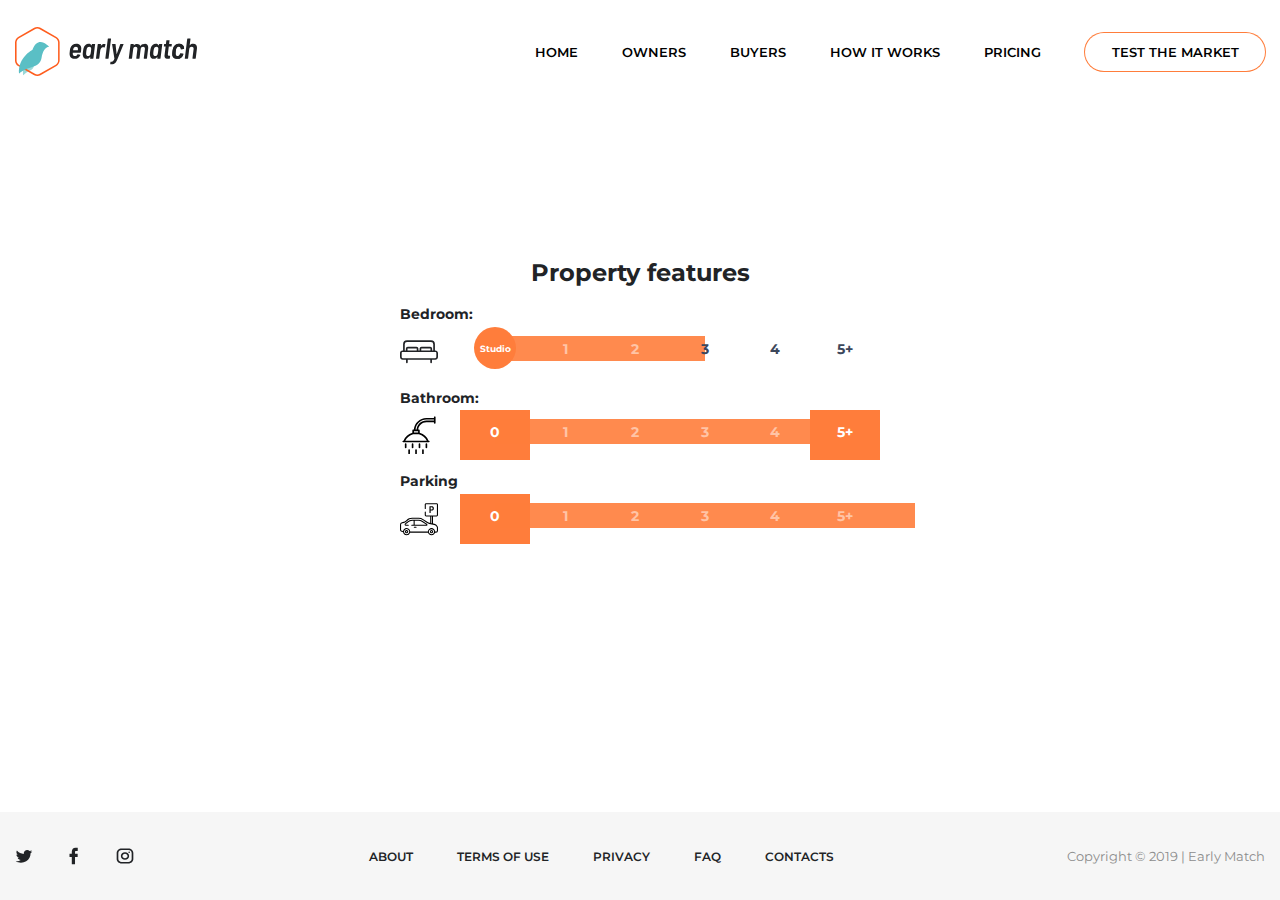
<file: public/contact.html>
<!DOCTYPE html>
<html lang="en" prefix="og: http://ogp.me/ns#">
<head>
	<meta charset="utf-8">
	<meta name = "format-detection" content="telephone=no">
	<meta name="viewport" content="width=device-width">
	<meta name="description" content="">
	<meta name="keywords" content="">
	<title>Title Name</title>
	<link rel="stylesheet" type="text/css" href="css/main.css">

	<meta property="og:title" content="Project" />
	<meta property="og:description" content="Project" />
	<meta property="og:image" content="images/ogp.jpg" />
	<meta property="og:type" content="article" />
	<meta property="og:url" content="https://Project.com" />
	<link rel="shortcut icon" href="images/favicon/favicon.ico" type="image/x-icon">
	<link rel="apple-touch-icon" href="images/favicon/apple-touch-icon.png">
	<link rel="apple-touch-icon" sizes="72x72" href="images/favicon/apple-touch-icon-72x72.png">
	<link rel="apple-touch-icon" sizes="114x114" href="images/favicon/apple-touch-icon-114x114.png">
	<link href="https://fonts.googleapis.com/css?family=Montserrat:300,300i,400,400i,600,700&display=swap" rel="stylesheet">
</head>
<body>
	<div class="wrapper">
		<div class="page page-contact">
			<header class="header-page">
				<div class="container">
					<div class="header-page__wrap">
						<h1 class="logo">
							<a href="index.html" class="logo__link"></a>
						</h1>
						<div class="main-nav">
							<ul class="main-nav__list">
								<li class="main-nav__item">
									<a href="#">Home</a>
								</li>
								<li class="main-nav__item">
									<a href="#">Owners</a>
								</li>
								<li class="main-nav__item">
									<a href="#">Buyers</a>
								</li>
								<li class="main-nav__item">
									<a href="#">How it works</a>
								</li>
								<li class="main-nav__item">
									<a href="#">Pricing</a>
								</li>
							</ul>
							<a href="#" class="btn btn__header ">Test the market</a>
						</div>
					</div>
				</div>
			</header>
			<div class="contact">
				<form action="#" class="form-contact">
					<section class="range">
						<div class="contaner">
							<div class="range__content">
								<h2 class="h2">Property features</h2>
								<div class="range__element range__element_bedroom">
									<strong class="range__descr">Bedroom:</strong>
									<ul class="range-selector" aria-label="Select a range for Bedrooms">
										<li id='' class="bedroom range-selector__item is-selected ">
											<input id="filter-Bedrooms-0" name="filter-Bedrooms-0" type="checkbox" class="range-selector__hidden-checkbox" readonly="" aria-label="Set minimum Bedrooms as Studio" value="0" >
											<span class="range-selector__link is-first-selected">Studio</span>
											<span class="range-selector__label"></span>
										</li>
										<li id='' class="bedroom range-selector__item  is-selected">
											<input id="filter-Bedrooms-1" name="filter-Bedrooms-1" type="checkbox" class="range-selector__hidden-checkbox" readonly="" aria-label="Set minimum Bedrooms as 1" value="1" >
											<span class="range-selector__link">1</span>
											<span class="range-selector__label"></span>
										</li>
										<li id='' class="bedroom range-selector__item  is-selected ">
											<input id="filter-Bedrooms-2" name="filter-Bedrooms-2" type="checkbox" class="range-selector__hidden-checkbox" readonly="" aria-label="Set minimum Bedrooms as 2" value="2" >
											<span class="range-selector__link">2</span>
											<span class="range-selector__label"></span>
										</li>
										<li id='' class="bedroom range-selector__item  ">
											<input id="filter-Bedrooms-3" name="filter-Bedrooms-3" type="checkbox" class="range-selector__hidden-checkbox" readonly="" aria-label="Set minimum Bedrooms as 3" value="3" >
											<span class="range-selector__link">3</span>
											<span class="range-selector__label"></span>
										</li>
										<li id='' class="bedroom range-selector__item  ">
											<input id="filter-Bedrooms-4" name="filter-Bedrooms-4" type="checkbox" class="range-selector__hidden-checkbox" readonly="" aria-label="Set minimum Bedrooms as 4" value="4" >
											<span class="range-selector__link">4</span>
											<span class="range-selector__label"></span>
										</li>
										<li id='' class="bedroom range-selector__item ">
											<input id="filter-Bedrooms-5" name="filter-Bedrooms-5" type="checkbox" class="range-selector__hidden-checkbox" readonly="" aria-label="Set maximum Bedrooms as 5+" value="5" >
											<span class="range-selector__link">5+</span>
											<span class="range-selector__label"></span>
										</li>
									</ul>
								</div>
								<div class="range__element range__element_bathroom">
									<strong class="range__descr">Bathroom:</strong>
									<ul class="range-selector" aria-label="Select a range for Bathroom">
										<li class="range-selector__item is-selected is-first-selected">
											<input id="filter-Bathroom-0" name="filter-Bathroom-0" type="checkbox" class="range-selector__hidden-checkbox" readonly="" aria-label="Set minimum Bathroom as Studio" value="0" >
											<span class="range-selector__link">0</span>
											<span class="range-selector__label"></span>
										</li>
										<li class="range-selector__item is-selected ">
											<input id="filter-Bathroom-1" name="filter-Bathroom-1" type="checkbox" class="range-selector__hidden-checkbox" readonly="" aria-label="Set minimum Bathroom as 1" value="1" >
											<span class="range-selector__link">1</span>
											<span class="range-selector__label"></span>
										</li>
										<li class="range-selector__item is-selected ">
											<input id="filter-Bathroom-2" name="filter-Bathroom-2" type="checkbox" class="range-selector__hidden-checkbox" readonly="" aria-label="Set minimum Bathroom as 2" value="2" >
											<span class="range-selector__link">2</span>
											<span class="range-selector__label"></span>
										</li>
										<li class="range-selector__item is-selected ">
											<input id="filter-Bathroom-3" name="filter-Bathroom-3" type="checkbox" class="range-selector__hidden-checkbox" readonly="" aria-label="Set minimum Bathroom as 3" value="3" >
											<span class="range-selector__link">3</span>
											<span class="range-selector__label"></span>
										</li>
										<li class="range-selector__item is-selected ">
											<input id="filter-Bathroom-4" name="filter-Bathroom-4" type="checkbox" class="range-selector__hidden-checkbox" readonly="" aria-label="Set minimum Bathroom as 4" value="4" >
											<span class="range-selector__link">4</span>
											<span class="range-selector__label"></span>
										</li>
										<li class="range-selector__item is-selected is-last-selected">
											<input id="filter-Bathroom-5" name="filter-Bathroom-5" type="checkbox" class="range-selector__hidden-checkbox" readonly="" aria-label="Set maximum Bathroom as 5+" value="5" >
											<span class="range-selector__link">5+</span>
											<span class="range-selector__label"></span>
										</li>
									</ul>
								</div>
								<div class="range__element range__element_parking">
									<strong class="range__descr">Parking</strong>
									<ul class="range-selector" aria-label="Select a range for Parking">
										<li class="range-selector__item is-selected is-first-selected">
											<input id="filter-Parking-0" name="filter-Parking-0" type="checkbox" class="range-selector__hidden-checkbox" readonly="" aria-label="Set minimum Parking as Studio" value="0" >
											<span class="range-selector__link">0</span>
											<span class="range-selector__label"></span>
										</li>
										<li class="range-selector__item is-selected ">
											<input id="filter-Parking-1" name="filter-Parking-1" type="checkbox" class="range-selector__hidden-checkbox" readonly="" aria-label="Set minimum Parking as 1" value="1" >
											<span class="range-selector__link">1</span>
											<span class="range-selector__label"></span>
										</li>
										<li class="range-selector__item is-selected ">
											<input id="filter-Parking-2" name="filter-Parking-2" type="checkbox" class="range-selector__hidden-checkbox" readonly="" aria-label="Set minimum Parking as 2" value="2" >
											<span class="range-selector__link">2</span>
											<span class="range-selector__label"></span>
										</li>
										<li class="range-selector__item is-selected ">
											<input id="filter-Parking-3" name="filter-Parking-3" type="checkbox" class="range-selector__hidden-checkbox" readonly="" aria-label="Set minimum Parking as 3" value="3" >
											<span class="range-selector__link">3</span>
											<span class="range-selector__label"></span>
										</li>
										<li class="range-selector__item is-selected ">
											<input id="filter-Parking-4" name="filter-Parking-4" type="checkbox" class="range-selector__hidden-checkbox" readonly="" aria-label="Set minimum Parking as 4" value="4" >
											<span class="range-selector__link">4</span>
											<span class="range-selector__label"></span>
										</li>
										<li class="range-selector__item is-selected ">
											<input id="filter-Parking-5" name="filter-Parking-5" type="checkbox" class="range-selector__hidden-checkbox" readonly="" aria-label="Set maximum Parking as 5+" value="5" >
											<span class="range-selector__link">5+</span>
											<span class="range-selector__label"></span>
										</li>
									</ul>
								</div>
							</div>
						</div>
					</section>
				</form>
			</div>
		</div>
		<footer  class="footer-page">
			<div class="container">
				<div class="footer">
					<ul class="footer__social-list">
						<li>
							<a href="#" target= _blank>
								<img src="images/twitter.svg" alt="image description">
							</a>
						</li>
						<li>
							<a href="#" target= _blank>
								<img src="images/facebook.svg" alt="image description">
							</a>
						</li>
						<li>
							<a href="#" target= _blank>
								<img src="images/instagram.svg" alt="image description">
							</a>
						</li>
					</ul>
					<ul class="footer__nav-list">
						<li>
							<a href="#">About</a>
						</li>
						<li>
							<a href="#">TERMS of use</a>
						</li>
						<li>
							<a href="#">PRIVACY</a>
						</li>
						<li>
							<a href="#">FAQ</a>
						</li>
						<li>
							<a href="#">Contacts</a>
						</li>
					</ul>
					<div class="footer__holder-copy">
						<p class="footer__copy">Copyright © 2019 | Early Match</p>
					</div>
				</div>
			</div>
		</footer>
	</div><!-- / wrapper -->
	
	<noscript>Detected missing Javascript support. Certain website features will not operate correctly with Javascript disabled.</noscript>
	<script src="js/jquery-3.3.1.min.js"></script>
	<script src="js/jquery.validate.min.js"></script>
	<script src="js/util.min.js"></script>
	<script src="js/tab.js"></script>
	<script src="js/main.js"></script>
</body>
</html>
</file>
<file: public/css/main.css>
/* reset css */
* {
  -webkit-text-size-adjust: none; }

html, body, div, span, object, iframe, h1, h2, h3, h4, h5, h6, p, blockquote, pre, abbr, address, cite, code, del, dfn, em, img, ins, kbd, q, samp, small, strong, sub, sup, var, b, i, dl, dt, dd, ol, ul, li, fieldset, form, label, legend, table, caption, tbody, tfoot, thead, tr, th, td, article, aside, canvas, details, figcaption, figure, footer, header, hgroup, menu, nav, section, summary, time, mark, audio, video {
  margin: 0;
  padding: 0;
  border: 0;
  outline: 0;
  font-size: 100%;
  vertical-align: baseline;
  background: transparent; }

html {
  height: 100%;
  background: #fff;
  -webkit-text-size-adjust: none;
  -ms-text-size-adjust: 100%;
  -webkit-tap-highlight-color: rgba(0, 0, 0, 0); }

body {
  min-height: 100%;
  font-family: "Montserrat", sans-serif;
  position: relative;
  background: #fff;
  color: #212326;
  font-size: 16px;
  line-height: 1.25;
  -webkit-font-smoothing: antialiased; }
  @media (max-width: 767px) {
    body {
      font-size: 14px;
      line-height: 18px; } }

input,
textarea,
select {
  color: #212326;
  vertical-align: middle;
  font: 100% "Montserrat", sans-serif; }

button,
input[type="button"],
input[type="reset"],
input[type="submit"] {
  -webkit-appearance: none;
  cursor: pointer;
  -webkit-transition: .3s all;
  -o-transition: .3s all;
  transition: .3s all; }

button::-moz-focus-inner,
input[type="reset"]::-moz-focus-inner,
input[type="button"]::-moz-focus-inner,
input[type="submit"]::-moz-focus-inner {
  border: none;
  padding: 0; }

a:focus,
button:focus,
input:focus,
textarea:focus,
select:focus {
  outline: none; }

input[type="search"] {
  -webkit-appearance: none; }

.form__control {
  -webkit-appearance: none; }

article, aside, details, figcaption, figure, footer, header, hgroup, menu, nav, section {
  display: block; }

ul {
  list-style: none; }

blockquote, q {
  quotes: none; }

a {
  color: #212326;
  text-decoration: none; }

a:focus {
  text-decoration: none; }

a:hover {
  color: #212326;
  text-decoration: none; }

*::-webkit-input-placeholder {
  color: #333;
  opacity: 1; }

*:-moz-placeholder {
  color: #333;
  opacity: 1; }

*::-moz-placeholder {
  color: #333;
  opacity: 1; }

*:-ms-input-placeholder {
  color: #333;
  opacity: 1; }

table {
  border-collapse: collapse; }

*,
*:before,
*:after {
  -webkit-box-sizing: border-box;
          box-sizing: border-box; }

/* styles */
.wrapper {
  position: relative;
  min-height: 100vh;
  display: -webkit-box;
  display: -ms-flexbox;
  display: flex;
  -webkit-box-orient: vertical;
  -webkit-box-direction: normal;
      -ms-flex-direction: column;
          flex-direction: column;
  -webkit-box-flex: 1;
      -ms-flex: 1 0 auto;
          flex: 1 0 auto;
  -webkit-transition: margin .5s;
  -o-transition: margin .5s;
  transition: margin .5s; }

.page {
  display: -webkit-box;
  display: -ms-flexbox;
  display: flex;
  -webkit-box-orient: vertical;
  -webkit-box-direction: normal;
      -ms-flex-direction: column;
          flex-direction: column;
  -webkit-box-flex: 1;
      -ms-flex: 1 0 auto;
          flex: 1 0 auto;
  overflow: hidden; }

.container {
  max-width: 1210px;
  padding: 0 15px;
  margin: 0 auto;
  width: 100%; }
  @media (max-width: 767px) {
    .container {
      padding: 0 15px; } }
  .container_fluid {
    max-width: 100%;
    padding: 0; }
  .container:after {
    content: '';
    display: block;
    clear: both; }

.row:after {
  content: '';
  display: block;
  clear: both; }

.mb {
  display: none; }

.pc {
  display: block; }

/* Tablet */
@media only screen and (max-width: 768px) {
  .mb {
    display: block !important; }
  .pc {
    display: none !important; } }

/* Smartphone */
@media only screen and (min-width: 768px) {
  .mb {
    display: none !important; }
  .pc {
    display: block !important; } }

.hidden {
  display: none !important; }

.img-to-bg {
  background-size: cover;
  background-repeat: no-repeat;
  background-position: 50% 50%; }
  .img-to-bg > img {
    display: none; }

/*typography*/
h1, .h1 {
  font-size: 40px;
  line-height: 1.25;
  font-family: "Montserrat", sans-serif;
  font-weight: 700;
  color: #212326;
  text-align: center;
  margin: 0; }
  @media (max-width: 767px) {
    h1, .h1 {
      font-size: 25px; } }

h2, .h2 {
  font-size: 24px;
  line-height: 1.25;
  font-family: "Montserrat", sans-serif;
  font-weight: 700;
  color: #212326;
  text-align: center;
  margin: 0 0 15px; }
  @media (max-width: 767px) {
    h2, .h2 {
      font-size: 20px; } }

h3, .h3 {
  font-size: 20px;
  line-height: 1.25;
  font-family: "Montserrat", sans-serif;
  font-weight: 700;
  color: #212326;
  text-align: center;
  margin: 0 0 15px; }
  @media (max-width: 767px) {
    h3, .h3 {
      font-size: 18px; } }

h4, .h4 {
  font-size: 18px;
  line-height: 1.25;
  font-family: "Montserrat", sans-serif;
  font-weight: 400;
  color: #212326;
  text-align: left;
  margin: 0 0 25px; }

p {
  margin: 0 0 15px; }

/*end typography*/
/* styles end */
.btn {
  position: relative;
  display: inline-block;
  vertical-align: top;
  border: 1px solid transparent;
  text-align: center;
  border-radius: 30px;
  font-weight: 600;
  font-size: 13px;
  line-height: 18px;
  padding: 10px 38px;
  color: #000;
  width: auto;
  text-transform: uppercase;
  max-width: 160px;
  -webkit-transition: 0.3s;
  -o-transition: 0.3s;
  transition: 0.3s; }
  .btn.active:focus, .btn.active:hover, .btn:focus, .btn:active, .btn:hover {
    -webkit-box-shadow: none;
            box-shadow: none;
    outline: none; }
  @media (max-width: 767px) {
    .btn_pc {
      display: none; } }
  .btn_mobile {
    display: none; }
    @media (max-width: 767px) {
      .btn_mobile {
        display: inline-block;
        margin-top: 20px; } }
  .btn__header {
    position: relative;
    -webkit-box-shadow: 0px 0px 0px 1px white;
            box-shadow: 0px 0px 0px 1px white;
    color: #fff;
    padding: 10px 5px;
    max-width: 180px;
    width: 100%;
    margin-left: 44px;
    background: transparent;
    border: 0; }
    @media (max-width: 991px) {
      .btn__header {
        margin: 0 auto;
        color: #FF7D3B;
        -webkit-box-shadow: 0px 0px 0px 1px #ff7c3b;
                box-shadow: 0px 0px 0px 1px #ff7c3b; } }
    .btn__header:hover {
      color: #fff;
      background: -o-linear-gradient(343.36deg, #FE5D1E 0%, #FFA53B 100%);
      background: linear-gradient(106.64deg, #FE5D1E 0%, #FFA53B 100%);
      -webkit-transform: translate(2px, -2px);
          -ms-transform: translate(2px, -2px);
              transform: translate(2px, -2px);
      -webkit-box-shadow: 0px 8px 16px rgba(254, 130, 45, 0.4);
              box-shadow: 0px 8px 16px rgba(254, 130, 45, 0.4); }
  .btn__visual {
    max-width: initial;
    min-width: 250px;
    position: relative;
    border: 0;
    background: -o-linear-gradient(343.36deg, #FE5D1E 0%, #FFA53B 100%);
    background: linear-gradient(106.64deg, #FE5D1E 0%, #FFA53B 100%);
    color: #fff;
    padding: 17px 5px;
    border-radius: 70px; }
    .btn__visual:hover {
      color: #fff;
      -webkit-transform: translate(2px, -2px);
          -ms-transform: translate(2px, -2px);
              transform: translate(2px, -2px);
      -webkit-box-shadow: 0px 8px 16px rgba(254, 130, 45, 0.4);
              box-shadow: 0px 8px 16px rgba(254, 130, 45, 0.4); }

.btn-default {
  background: transparent;
  position: relative;
  display: initial;
  border: 0;
  color: #FF7D3B;
  width: 100%;
  background-clip: padding-box;
  z-index: 1;
  -webkit-transition: .3s;
  -o-transition: .3s;
  transition: .3s;
  padding: 0; }
  .btn-default span {
    display: inline-block;
    min-width: 160px;
    padding: 17px 5px;
    background: #fff;
    border-radius: 70px; }
  .btn-default:after {
    content: '';
    position: absolute;
    top: 0;
    right: 0;
    left: 0;
    bottom: 0;
    background: -o-linear-gradient(343.36deg, #FE5D1E 0%, #FFA53B 100%);
    background: linear-gradient(106.64deg, #FE5D1E 0%, #FFA53B 100%);
    border-radius: 70px;
    z-index: -1;
    margin: -1px;
    -webkit-transition: .3s;
    -o-transition: .3s;
    transition: .3s; }
  .btn-default.active:focus span, .btn-default.active:hover span, .btn-default:focus span, .btn-default:active span, .btn-default:hover span {
    color: #fff;
    background: -o-linear-gradient(343.36deg, #FE5D1E 0%, #FFA53B 100%);
    background: linear-gradient(106.64deg, #FE5D1E 0%, #FFA53B 100%); }

/* layout parts */
/* header */
.header-page {
  position: absolute;
  top: 0;
  right: 0;
  left: 0;
  font-size: 16px;
  line-height: 20px;
  font-weight: 700;
  text-align: center;
  padding: 27px 0;
  color: #fff;
  z-index: 200; }
  @media (max-width: 991px) {
    .header-page {
      padding: 15px 0; } }
  .header-page .container {
    max-width: 1300px; }
  .header-page__wrap {
    display: -webkit-box;
    display: -ms-flexbox;
    display: flex;
    -webkit-box-align: center;
        -ms-flex-align: center;
            align-items: center;
    -webkit-box-pack: justify;
        -ms-flex-pack: justify;
            justify-content: space-between; }

.logo {
  position: relative;
  float: left;
  width: 182px;
  height: 49px;
  background: url("../images/logo.svg") no-repeat 50% 50%;
  background-size: 100% auto;
  overflow: hidden;
  text-indent: -9999px;
  margin: 0; }
  @media (max-width: 767px) {
    .logo {
      width: 150px;
      height: 45px; } }
  @media (max-width: 499px) {
    .logo {
      z-index: 200; } }
  .logo__link {
    display: block;
    height: 100%; }

.open-menu {
  width: 48px;
  height: 33px;
  position: absolute;
  top: 22px;
  right: 5px;
  -webkit-transition: .5s ease-in-out;
  -o-transition: .5s ease-in-out;
  transition: .5s ease-in-out;
  cursor: pointer;
  display: none;
  z-index: 100; }
  @media (max-width: 991px) {
    .open-menu {
      display: block; } }
  @media (max-width: 767px) {
    .open-menu {
      top: 20px; } }
  .open-menu span {
    display: block;
    position: absolute;
    height: 3px;
    width: 100%;
    background: #eee;
    opacity: 1;
    left: 5px;
    border-radius: 10px;
    -webkit-transform: rotate(0deg);
        -ms-transform: rotate(0deg);
            transform: rotate(0deg);
    -webkit-transition: .25s ease-in-out;
    -o-transition: .25s ease-in-out;
    transition: .25s ease-in-out;
    overflow: hidden; }
    .open-menu span:after {
      content: '';
      position: absolute;
      top: 0;
      left: auto;
      right: 0;
      bottom: 0;
      width: 0;
      background: -o-linear-gradient(343.36deg, #FE5D1E 0%, #FFA53B 100%);
      background: linear-gradient(106.64deg, #FE5D1E 0%, #FFA53B 100%);
      -webkit-transition: all .3s ease-out;
      -o-transition: all .3s ease-out;
      transition: all .3s ease-out; }
    .open-menu span:nth-child(1) {
      top: 6px;
      width: 25px;
      left: 12px; }
    .open-menu span:nth-child(2), .open-menu span:nth-child(3) {
      top: 15px;
      width: 32px; }
    .open-menu span:nth-child(4) {
      top: 24px;
      width: 20px;
      left: 17px; }
  .open-menu:hover span:after {
    width: 100%; }

@media (max-width: 991px) {
  .menu-opened {
    overflow: hidden; }
    .menu-opened .open-menu span {
      background: #000; }
      .menu-opened .open-menu span:nth-child(1) {
        top: 18px;
        width: 0%;
        left: 50%; }
      .menu-opened .open-menu span:nth-child(2) {
        -webkit-transform: rotate(45deg);
            -ms-transform: rotate(45deg);
                transform: rotate(45deg);
        width: 20px;
        left: 12px; }
      .menu-opened .open-menu span:nth-child(3) {
        -webkit-transform: rotate(-45deg);
            -ms-transform: rotate(-45deg);
                transform: rotate(-45deg);
        width: 20px;
        left: 12px; }
      .menu-opened .open-menu span:nth-child(4) {
        top: 18px;
        width: 0%;
        left: 50%; }
    .menu-opened .main-nav {
      opacity: 1;
      right: 0; }
    .menu-opened .logo {
      background: url("../images/logo-open.svg") no-repeat 50% 50%;
      background-size: 100% auto; }
    .menu-opened .fader {
      opacity: .45;
      visibility: visible; } }

.fader {
  position: fixed;
  top: 0;
  bottom: 0;
  left: 0;
  right: 0;
  background: #333;
  opacity: 0;
  visibility: hidden;
  -webkit-transition: opacity 0.3s, visibility 0.3s;
  -o-transition: opacity 0.3s, visibility 0.3s;
  transition: opacity 0.3s, visibility 0.3s;
  z-index: 75;
  cursor: pointer; }

.page-contact .logo {
  background: url("../images/logo-open.svg") no-repeat 50% 50%;
  background-size: 100% auto; }

.page-contact .main-nav__item a {
  color: #000; }

.page-contact .btn__header {
  color: #000;
  -webkit-box-shadow: 0px 0px 0px 1px #FF7D3B;
          box-shadow: 0px 0px 0px 1px #FF7D3B; }

/* main-nav */
.main-nav {
  display: -webkit-box;
  display: -ms-flexbox;
  display: flex;
  -webkit-box-align: center;
      -ms-flex-align: center;
          align-items: center;
  -webkit-box-flex: 1;
      -ms-flex: 1 1 auto;
          flex: 1 1 auto;
  -webkit-box-pack: end;
      -ms-flex-pack: end;
          justify-content: flex-end;
  margin-left: 44px; }
  @media (max-width: 991px) {
    .main-nav {
      position: fixed;
      top: 0;
      right: 0;
      bottom: 0;
      width: 100%;
      right: -100%;
      background: #fff;
      z-index: 100;
      -webkit-transition: right .5s;
      -o-transition: right .5s;
      transition: right .5s;
      overflow-y: auto;
      overflow-x: hidden;
      -webkit-box-orient: vertical;
      -webkit-box-direction: normal;
          -ms-flex-direction: column;
              flex-direction: column;
      -webkit-box-pack: center;
          -ms-flex-pack: center;
              justify-content: center;
      -webkit-box-align: stretch;
          -ms-flex-align: stretch;
              align-items: stretch;
      padding: 50px 15px 50px; } }
  .main-nav__list {
    display: -webkit-box;
    display: -ms-flexbox;
    display: flex;
    -webkit-box-align: center;
        -ms-flex-align: center;
            align-items: center; }
    @media (max-width: 991px) {
      .main-nav__list {
        -webkit-box-orient: vertical;
        -webkit-box-direction: normal;
            -ms-flex-direction: column;
                flex-direction: column;
        -webkit-box-align: start;
            -ms-flex-align: start;
                align-items: flex-start; } }
  .main-nav__item {
    margin-left: 44px; }
    @media (max-width: 991px) {
      .main-nav__item {
        width: 100%;
        margin-left: 0;
        margin-bottom: 20px;
        text-align: center; } }
    .main-nav__item:first-child {
      margin-left: 0; }
    .main-nav__item a {
      display: block;
      position: relative;
      color: #fff;
      font-size: 13px;
      line-height: 16px;
      text-transform: uppercase;
      font-weight: 600;
      -webkit-transition: .3s;
      -o-transition: .3s;
      transition: .3s;
      padding: 11px -0px; }
      @media (max-width: 991px) {
        .main-nav__item a {
          color: #000; } }
      .main-nav__item a:hover {
        background: -o-linear-gradient(343.36deg, #FE5D1E 0%, #FFA53B 100%);
        background: linear-gradient(106.64deg, #FE5D1E 0%, #FFA53B 100%);
        -webkit-background-clip: text;
        -webkit-text-fill-color: transparent; }

/* footer */
.footer-page {
  background: #F6F6F6;
  padding: 34px 0; }
  @media (max-width: 991px) {
    .footer-page {
      padding: 25px 0 15px; } }
  .footer-page .container {
    max-width: 1300px; }
  .footer-page .footer {
    display: -webkit-box;
    display: -ms-flexbox;
    display: flex;
    -webkit-box-align: center;
        -ms-flex-align: center;
            align-items: center;
    -webkit-box-pack: justify;
        -ms-flex-pack: justify;
            justify-content: space-between; }
    @media (max-width: 991px) {
      .footer-page .footer {
        -webkit-box-orient: vertical;
        -webkit-box-direction: normal;
            -ms-flex-direction: column;
                flex-direction: column; } }
    .footer-page .footer__nav-list {
      display: -webkit-box;
      display: -ms-flexbox;
      display: flex;
      -webkit-box-align: center;
          -ms-flex-align: center;
              align-items: center; }
      @media (max-width: 991px) {
        .footer-page .footer__nav-list {
          margin-bottom: 20px; } }
      @media (max-width: 599px) {
        .footer-page .footer__nav-list {
          -webkit-box-orient: vertical;
          -webkit-box-direction: normal;
              -ms-flex-direction: column;
                  flex-direction: column; } }
      .footer-page .footer__nav-list li {
        margin-right: 44px; }
        @media (max-width: 599px) {
          .footer-page .footer__nav-list li {
            margin-right: 0;
            margin-bottom: 10px; } }
        .footer-page .footer__nav-list li:last-child {
          margin-right: 0; }
        .footer-page .footer__nav-list li a {
          font-size: 12px;
          line-height: 16px;
          text-transform: uppercase;
          font-weight: 600;
          -webkit-transition: .3s;
          -o-transition: .3s;
          transition: .3s;
          padding: 8px 0; }
          .footer-page .footer__nav-list li a:hover {
            color: #808080; }
    .footer-page .footer__social-list {
      display: -webkit-box;
      display: -ms-flexbox;
      display: flex;
      -webkit-box-align: center;
          -ms-flex-align: center;
              align-items: center; }
      @media (max-width: 991px) {
        .footer-page .footer__social-list {
          -webkit-box-ordinal-group: 2;
              -ms-flex-order: 1;
                  order: 1;
          margin-bottom: 20px; } }
      .footer-page .footer__social-list li {
        margin-right: 32px; }
        .footer-page .footer__social-list li:last-child {
          margin-right: 0; }
        .footer-page .footer__social-list li a {
          display: block; }
          .footer-page .footer__social-list li a img {
            display: block;
            -webkit-transform: scale(1);
                -ms-transform: scale(1);
                    transform: scale(1);
            -webkit-transition: .3s;
            -o-transition: .3s;
            transition: .3s; }
          .footer-page .footer__social-list li a:hover img {
            -webkit-transform: scale(1.2);
                -ms-transform: scale(1.2);
                    transform: scale(1.2); }
    @media (max-width: 991px) {
      .footer-page .footer__holder-copy {
        -webkit-box-ordinal-group: 3;
            -ms-flex-order: 2;
                order: 2; } }
    .footer-page .footer__copy {
      display: block;
      margin: 0;
      color: #8D8D8D;
      font-size: 13px;
      line-height: 16px; }

/* components */
.visual {
  display: block;
  height: 100vh;
  position: relative; }
  .visual__content {
    position: absolute;
    top: 50%;
    left: 50%;
    -webkit-transform: translate(-50%, -50%);
        -ms-transform: translate(-50%, -50%);
            transform: translate(-50%, -50%);
    max-width: 540px; }
    .visual__content .h1 {
      color: #fff;
      line-height: 60px;
      text-transform: uppercase;
      margin-bottom: 30px; }
      @media (max-width: 767px) {
        .visual__content .h1 {
          line-height: 40px;
          margin-bottom: 20px; } }
  .visual__center-box {
    display: block;
    text-align: center; }
  .visual__paragraph {
    display: block;
    font-size: 18px;
    line-height: 30px;
    margin-bottom: 30px;
    text-align: center;
    color: #fff;
    font-weight: normal; }
    @media (max-width: 767px) {
      .visual__paragraph {
        font-size: 14px;
        line-height: 25px; } }
  .visual__block-bottom {
    position: absolute;
    bottom: 48px;
    left: 50%;
    -webkit-transform: translate(-50%, 0);
        -ms-transform: translate(-50%, 0);
            transform: translate(-50%, 0);
    width: 100%;
    padding: 0 70px;
    display: -webkit-box;
    display: -ms-flexbox;
    display: flex;
    -webkit-box-align: end;
        -ms-flex-align: end;
            align-items: flex-end;
    -webkit-box-pack: justify;
        -ms-flex-pack: justify;
            justify-content: space-between; }
    @media (max-width: 767px) {
      .visual__block-bottom {
        padding: 0 30px;
        bottom: 20px;
        -webkit-box-pack: center;
            -ms-flex-pack: center;
                justify-content: center; } }
  .visual__social-list {
    display: -webkit-box;
    display: -ms-flexbox;
    display: flex;
    -webkit-box-align: center;
        -ms-flex-align: center;
            align-items: center; }
    .visual__social-list li {
      margin-right: 35px; }
      @media (max-width: 767px) {
        .visual__social-list li {
          margin-right: 25px; } }
      .visual__social-list li:last-child {
        margin-right: 0; }
      .visual__social-list li a {
        display: block; }
        .visual__social-list li a img {
          -webkit-transition: 0.3s;
          -o-transition: 0.3s;
          transition: 0.3s;
          -webkit-transform: scale(1);
              -ms-transform: scale(1);
                  transform: scale(1); }
        .visual__social-list li a:hover img {
          -webkit-transform: scale(1.2);
              -ms-transform: scale(1.2);
                  transform: scale(1.2); }
  .visual__btn-down {
    padding: 0 20px; }
    @media (max-width: 767px) {
      .visual__btn-down {
        display: none; } }
    @media (max-width: 767px) {
      .visual__btn-down img {
        width: 100%;
        height: 100%; } }
    .visual__btn-down:hover img {
      -webkit-animation: bounce 1.2s infinite;
              animation: bounce 1.2s infinite;
      -webkit-transform-origin: center bottom;
          -ms-transform-origin: center bottom;
              transform-origin: center bottom; }

@-webkit-keyframes bounce {
  from,
  20%,
  53%,
  80%,
  to {
    -webkit-animation-timing-function: cubic-bezier(0.215, 0.61, 0.355, 1);
    animation-timing-function: cubic-bezier(0.215, 0.61, 0.355, 1);
    -webkit-transform: translate3d(0, 0, 0);
    transform: translate3d(0, 0, 0); }
  40%,
  43% {
    -webkit-animation-timing-function: cubic-bezier(0.755, 0.05, 0.855, 0.06);
    animation-timing-function: cubic-bezier(0.755, 0.05, 0.855, 0.06);
    -webkit-transform: translate3d(0, -30px, 0);
    transform: translate3d(0, -30px, 0); }
  70% {
    -webkit-animation-timing-function: cubic-bezier(0.755, 0.05, 0.855, 0.06);
    animation-timing-function: cubic-bezier(0.755, 0.05, 0.855, 0.06);
    -webkit-transform: translate3d(0, -15px, 0);
    transform: translate3d(0, -15px, 0); }
  90% {
    -webkit-transform: translate3d(0, -4px, 0);
    transform: translate3d(0, -4px, 0); } }

@keyframes bounce {
  from,
  20%,
  53%,
  80%,
  to {
    -webkit-animation-timing-function: cubic-bezier(0.215, 0.61, 0.355, 1);
    animation-timing-function: cubic-bezier(0.215, 0.61, 0.355, 1);
    -webkit-transform: translate3d(0, 0, 0);
    transform: translate3d(0, 0, 0); }
  40%,
  43% {
    -webkit-animation-timing-function: cubic-bezier(0.755, 0.05, 0.855, 0.06);
    animation-timing-function: cubic-bezier(0.755, 0.05, 0.855, 0.06);
    -webkit-transform: translate3d(0, -30px, 0);
    transform: translate3d(0, -30px, 0); }
  70% {
    -webkit-animation-timing-function: cubic-bezier(0.755, 0.05, 0.855, 0.06);
    animation-timing-function: cubic-bezier(0.755, 0.05, 0.855, 0.06);
    -webkit-transform: translate3d(0, -15px, 0);
    transform: translate3d(0, -15px, 0); }
  90% {
    -webkit-transform: translate3d(0, -4px, 0);
    transform: translate3d(0, -4px, 0); } }

.orange {
  color: #FF7D3B; }

.info {
  display: block;
  padding: 100px 0 100px; }
  @media (max-width: 991px) {
    .info {
      padding: 50px 0 70px; } }
  .info .container {
    max-width: 1190px; }
  .info__content {
    display: -webkit-box;
    display: -ms-flexbox;
    display: flex; }
    @media (max-width: 991px) {
      .info__content {
        -webkit-box-orient: vertical;
        -webkit-box-direction: normal;
            -ms-flex-direction: column;
                flex-direction: column; } }
    .info__content .h2 {
      margin-bottom: 30px;
      text-transform: uppercase;
      text-align: center; }
      @media (max-width: 767px) {
        .info__content .h2 {
          margin-bottom: 20px; } }
  .info__text {
    max-width: 500px;
    width: 100%;
    display: -webkit-box;
    display: -ms-flexbox;
    display: flex;
    -webkit-box-orient: vertical;
    -webkit-box-direction: normal;
        -ms-flex-direction: column;
            flex-direction: column;
    margin: 0 auto; }
    @media (max-width: 991px) {
      .info__text {
        margin: 0 auto;
        text-align: center; } }
  .info__holder-pr {
    display: block; }
  .info__paragraph {
    font-size: 16px;
    line-height: 27px;
    margin-bottom: 27px; }
    @media (max-width: 767px) {
      .info__paragraph {
        font-size: 13px;
        line-height: 20px;
        margin-bottom: 15px; } }
    .info__paragraph:last-child {
      margin-bottom: 50px; }
      @media (max-width: 767px) {
        .info__paragraph:last-child {
          margin-bottom: 25px; } }
  .info__box-img {
    display: block;
    margin-right: 110px;
    position: relative;
    border-radius: 5px;
    max-width: 575px;
    width: 100%; }
    @media (max-width: 991px) {
      .info__box-img {
        margin: -0px auto 20px; } }
    .info__box-img img {
      display: block;
      max-width: 100%; }
  .info .btn-default {
    margin: 0 auto; }

.market {
  padding: 14px 0 170px; }
  @media (max-width: 991px) {
    .market {
      padding: 14px 0 80px; } }
  @media (max-width: 767px) {
    .market {
      padding: 14px 0 50px; } }
  .market .h2 {
    text-transform: uppercase;
    margin-bottom: 16px; }
  .market__paragraph {
    display: block;
    font-size: 16px;
    line-height: 170%;
    margin-bottom: 70px;
    color: #8D8D8D;
    text-align: center; }
    @media (max-width: 767px) {
      .market__paragraph {
        font-size: 13px;
        line-height: 20px;
        margin-bottom: 35px; } }

.tabs {
  display: none; }
  .tabs .nav {
    display: -webkit-box;
    display: -ms-flexbox;
    display: flex;
    -webkit-box-align: center;
        -ms-flex-align: center;
            align-items: center;
    -webkit-box-pack: center;
        -ms-flex-pack: center;
            justify-content: center;
    margin-bottom: 24px; }
    .tabs .nav-item {
      min-width: 130px;
      overflow: hidden;
      border: 1px solid #E6E6E6;
      -webkit-box-sizing: border-box;
              box-sizing: border-box; }
      .tabs .nav-item:first-child {
        border-radius: 8px 0px 0px 8px; }
      .tabs .nav-item:last-child {
        border-radius: 0px 8px 8px 0px; }
    .tabs .nav-link {
      display: block;
      font-size: 13px;
      line-height: 16px;
      font-weight: 600;
      color: #BDBDBD;
      padding: 12px 5px;
      background: #fff; }
    .tabs .nav .active {
      background: -o-linear-gradient(343.36deg, #FE5D1E 0%, #FFA53B 100%);
      background: linear-gradient(106.64deg, #FE5D1E 0%, #FFA53B 100%);
      color: #fff; }
  @media (max-width: 767px) {
    .tabs {
      display: block; } }
  .tabs .fade {
    -webkit-transition: opacity 0.15s linear;
    -o-transition: opacity 0.15s linear;
    transition: opacity 0.15s linear; }
  .tabs .tab-content > .tab-pane {
    display: none; }
  .tabs .tab-content > .active {
    display: -webkit-box;
    display: -ms-flexbox;
    display: flex;
    -webkit-box-orient: vertical;
    -webkit-box-direction: normal;
        -ms-flex-direction: column;
            flex-direction: column;
    -webkit-box-align: center;
        -ms-flex-align: center;
            align-items: center; }

.post {
  display: block;
  max-width: 925px;
  margin: 0 auto; }
  .post__holder {
    display: -webkit-box;
    display: -ms-flexbox;
    display: flex;
    margin: 0 -32px; }
    @media (max-width: 991px) {
      .post__holder {
        margin: 0 -20px; } }
    @media (max-width: 767px) {
      .post__holder {
        display: none; } }
  .post__item {
    padding: 0 32px; }
    @media (max-width: 991px) {
      .post__item {
        padding: 0 20px; } }
    @media (max-width: 767px) {
      .post__item {
        padding: 0;
        margin-bottom: 30px; } }
  .post__content {
    padding: 40px 60px;
    background: #fff;
    -webkit-box-shadow: 0px 10px 50px rgba(0, 0, 0, 0.06);
            box-shadow: 0px 10px 50px rgba(0, 0, 0, 0.06);
    border: 1px solid transparent;
    border-radius: 8px;
    text-align: center;
    height: 100%;
    display: -webkit-box;
    display: -ms-flexbox;
    display: flex;
    -webkit-box-orient: vertical;
    -webkit-box-direction: normal;
        -ms-flex-direction: column;
            flex-direction: column;
    -webkit-box-align: center;
        -ms-flex-align: center;
            align-items: center;
    -webkit-transform: scale(1);
        -ms-transform: scale(1);
            transform: scale(1);
    -webkit-transition: .3s;
    -o-transition: .3s;
    transition: .3s; }
    @media (min-width: 769px) {
      .post__content:hover {
        -webkit-box-shadow: -48px 47px 50px rgba(0, 0, 0, 0.08);
                box-shadow: -48px 47px 50px rgba(0, 0, 0, 0.08);
        -webkit-transform: scale(1.05);
            -ms-transform: scale(1.05);
                transform: scale(1.05);
        border: 1px solid transparent;
        -o-border-image: -o-linear-gradient(343.36deg, #FE5D1E 0%, #FFA53B 100%);
           border-image: linear-gradient(106.64deg, #FE5D1E 0%, #FFA53B 100%);
        border-image-slice: 1; } }
    @media (max-width: 991px) {
      .post__content {
        padding: 35px 30px; } }
    .post__content .info__paragraph {
      text-align: center; }
    .post__content .h3 {
      text-transform: uppercase;
      margin-bottom: 24px; }
  .post__free {
    color: #FF7D3B;
    font-size: 16px;
    line-height: 160%;
    font-weight: 600;
    margin-bottom: 12px; }
    @media (max-width: 767px) {
      .post__free {
        font-size: 14px; } }
  .post__descr {
    display: block;
    font-style: italic;
    font-size: 16px;
    line-height: 160%;
    color: #333; }
    @media (max-width: 767px) {
      .post__descr {
        font-size: 14px; } }
  .post__list {
    width: 100%;
    border-top: 1px solid #E6E6E6;
    border-bottom: 1px solid #E6E6E6;
    padding: 24px 0;
    margin-bottom: 30px; }
    @media (max-width: 767px) {
      .post__list {
        margin-bottom: 20px; } }
  .post__list-item {
    display: block;
    text-align: left;
    position: relative;
    padding-left: 34px;
    margin-bottom: 22px;
    font-size: 14px;
    text-transform: uppercase; }
    @media (max-width: 767px) {
      .post__list-item {
        font-size: 12px;
        margin-bottom: 15px; } }
    .post__list-item:last-child {
      margin-bottom: 0; }
    .post__list-item:after {
      content: '';
      position: absolute;
      top: 7px;
      left: 5px;
      background: url(../images/orange-check.svg) 50% 50% no-repeat;
      width: 8px;
      height: 6px; }
      @media (max-width: 767px) {
        .post__list-item:after {
          top: 5px; } }

.mailing {
  margin-bottom: 180px; }
  @media (max-width: 991px) {
    .mailing {
      margin-bottom: 90px; } }
  @media (max-width: 767px) {
    .mailing {
      margin-bottom: 50px; } }
  .mailing__content {
    background: -o-linear-gradient(343.36deg, #FE5D1E 0%, #FFA53B 100%);
    background: linear-gradient(106.64deg, #FE5D1E 0%, #FFA53B 100%);
    padding: 50px 55px;
    border-radius: 8px;
    display: -webkit-box;
    display: -ms-flexbox;
    display: flex;
    -webkit-box-align: center;
        -ms-flex-align: center;
            align-items: center;
    -webkit-box-pack: justify;
        -ms-flex-pack: justify;
            justify-content: space-between; }
    @media (max-width: 991px) {
      .mailing__content {
        -webkit-box-orient: vertical;
        -webkit-box-direction: normal;
            -ms-flex-direction: column;
                flex-direction: column;
        padding: 25px 27px; } }
    @media (max-width: 767px) {
      .mailing__content {
        background: #fff;
        -webkit-box-shadow: 0px 10px 50px rgba(0, 0, 0, 0.06);
                box-shadow: 0px 10px 50px rgba(0, 0, 0, 0.06);
        border-radius: 0px 0px 8px 8px;
        position: relative; }
        .mailing__content:after {
          content: '';
          position: absolute;
          top: 0;
          left: 0;
          width: 100%;
          height: 9px;
          background: url(../images/Frame2.svg) 50% 50% no-repeat;
          background-size: 100% auto; } }
  .mailing__text {
    display: block;
    max-width: 530px;
    padding-left: 110px;
    position: relative;
    margin-right: 10px; }
    @media (max-width: 991px) {
      .mailing__text {
        margin-bottom: 20px;
        margin-right: 0; } }
    @media (max-width: 767px) {
      .mailing__text {
        padding-left: 0;
        padding-top: 70px; } }
    .mailing__text:before {
      content: '';
      position: absolute;
      top: 50%;
      left: 0;
      -webkit-transform: translate(0, -50%) scale(1);
          -ms-transform: translate(0, -50%) scale(1);
              transform: translate(0, -50%) scale(1);
      width: 57px;
      height: 56px;
      -webkit-transition: .3s;
      -o-transition: .3s;
      transition: .3s; }
      @media (max-width: 767px) {
        .mailing__text:before {
          top: 0;
          left: 50%;
          -webkit-transform: translate(-50%, 0);
              -ms-transform: translate(-50%, 0);
                  transform: translate(-50%, 0);
          background: url(../images/mail-ico-mb.svg) 50% 50% no-repeat;
          background-size: 100% auto;
          width: 52px; } }
    .mailing__text .h3 {
      text-align: left;
      color: #fff;
      margin-bottom: 16px; }
      @media (max-width: 767px) {
        .mailing__text .h3 {
          color: #000;
          text-align: center; } }
  .mailing__paragraph {
    margin: 0;
    font-size: 16px;
    line-height: 170%;
    color: #fff; }
    @media (max-width: 767px) {
      .mailing__paragraph {
        font-size: 13px;
        color: #8D8D8D;
        text-align: center; } }
  .mailing__form-holder {
    max-width: 440px;
    width: 100%; }

.contact-form-ex__box_error .form__input {
  -webkit-box-shadow: inset 0px 0px 7px 3px red;
          box-shadow: inset 0px 0px 7px 3px red; }

.contact-form-ex .input--filled .form__btn {
  min-width: 124px; }
  @media (max-width: 767px) {
    .contact-form-ex .input--filled .form__btn {
      min-width: 100%; } }

.form__box {
  position: relative; }
  .form__box:hover .form__btn {
    min-width: 124px; }
    @media (max-width: 767px) {
      .form__box:hover .form__btn {
        min-width: 100%; } }
  .form__box:focus .form__btn {
    min-width: 124px; }
    @media (max-width: 767px) {
      .form__box:focus .form__btn {
        min-width: 100px; } }
  .form__box_error .form__input {
    -webkit-box-shadow: inset 0px 0px 1px 2px red;
            box-shadow: inset 0px 0px 1px 2px red; }

.form .input--filled .form__btn {
  min-width: 124px; }
  @media (max-width: 767px) {
    .form .input--filled .form__btn {
      min-width: 100%; } }

.form__input {
  display: inline-block;
  vertical-align: top;
  width: 100%;
  height: 60px;
  font-size: 14px;
  line-height: 20px;
  font-weight: 400;
  padding: 12px 0;
  background-color: #fff;
  border: none;
  outline: none;
  resize: none;
  padding: 20px 24px;
  margin: 0;
  border-radius: 62px; }
  .form__input:focus .form__btn {
    min-width: 124px; }
    @media (max-width: 767px) {
      .form__input:focus .form__btn {
        min-width: 100px; } }
  @media (max-width: 767px) {
    .form__input {
      height: 48px;
      background: #F7F7F7; } }

.form__input::-webkit-input-placeholder {
  color: #BDBDBD; }

.form__input::-moz-placeholder {
  color: #BDBDBD; }

.form__input:-ms-input-placeholder {
  color: #BDBDBD; }

.form__input::-ms-input-placeholder {
  color: #BDBDBD; }

.form__input::placeholder {
  color: #BDBDBD; }

.form__btn {
  position: absolute;
  top: 8px;
  right: 8px;
  min-width: 96%;
  padding: 13px 5px;
  -webkit-transition: .5s;
  -o-transition: .5s;
  transition: .5s; }
  @media (max-width: 767px) {
    .form__btn {
      min-width: 100px;
      padding: 15px 5px;
      position: relative;
      min-width: 100%;
      right: 0;
      font-size: 14px;
      letter-spacing: 0.04em; } }

.form .error {
  font-size: 0; }

.contact {
  -webkit-box-flex: 1;
      -ms-flex: 1 0 auto;
          flex: 1 0 auto;
  display: -webkit-box;
  display: -ms-flexbox;
  display: flex;
  -webkit-box-align: center;
      -ms-flex-align: center;
          align-items: center;
  -webkit-box-pack: center;
      -ms-flex-pack: center;
          justify-content: center; }

.range {
  display: -webkit-box;
  display: -ms-flexbox;
  display: flex;
  -webkit-box-align: center;
      -ms-flex-align: center;
          align-items: center;
  -webkit-box-pack: center;
      -ms-flex-pack: center;
          justify-content: center; }
  .range__element {
    display: block;
    margin-bottom: 10px; }
    .range__element .range-selector:before {
      content: '';
      display: inline-block;
      vertical-align: top;
      margin-right: 22px;
      width: 38px;
      height: 38px; }
    .range__element .range-selector__item {
      -webkit-box-flex: 1;
          -ms-flex: 1;
              flex: 1;
      display: block;
      position: relative;
      min-width: 46px;
      width: 70px;
      color: #3c475b;
      text-align: center;
      cursor: pointer;
      -webkit-box-sizing: content-box;
              box-sizing: content-box;
      z-index: 1; }
    .range__element .range-selector__hidden-checkbox {
      position: absolute;
      width: 1px;
      height: 1px;
      margin: -1px;
      padding: 0;
      clip: rect(1px, 1px, 1px, 1px);
      border: 0;
      overflow: hidden;
      clip-path: inset(100%);
      -webkit-clip-path: none; }
    .range__element .is-selected {
      color: rgba(255, 255, 255, 0.5); }
      .range__element .is-selected:before {
        position: absolute;
        top: 9px;
        left: 50%;
        width: 100%;
        height: 25px;
        content: "";
        z-index: -1;
        background-color: rgba(255, 125, 59, 0.9); }
    .range__element .range-selector__link {
      display: block;
      position: relative;
      margin: 0 auto 8px;
      font-weight: 700;
      width: 40px;
      height: 40px;
      border: 2px solid transparent;
      border-radius: 50%;
      font-size: 14px;
      line-height: 36px;
      text-decoration: none;
      -webkit-box-sizing: border-box;
              box-sizing: border-box;
      width: 42px;
      height: 42px;
      line-height: 40px; }
      .range__element .range-selector__link:hover {
        border-color: #FF7D3B;
        color: #FF7D3B;
        background: #fff; }
    .range__element .is-first-selected {
      background: #FF7D3B;
      color: #fff; }
    .range__element .is-last-selected {
      background: #FF7D3B;
      color: #fff; }
      .range__element .is-last-selected:before {
        width: 0;
        height: 0; }
    .range__element_bedroom .range-selector {
      display: -webkit-box;
      display: -ms-flexbox;
      display: flex;
      -webkit-box-align: center;
          -ms-flex-align: center;
              align-items: center; }
      .range__element_bedroom .range-selector:before {
        background: url(../images/bed.svg) 50% 50% no-repeat;
        background-size: 100% auto; }
    .range__element_bedroom .range-selector__item:first-child .range-selector__link {
      font-size: 9px; }
    .range__element_bathroom .range-selector {
      display: -webkit-box;
      display: -ms-flexbox;
      display: flex;
      -webkit-box-align: center;
          -ms-flex-align: center;
              align-items: center; }
      .range__element_bathroom .range-selector:before {
        background: url(../images/betroom.svg) 50% 50% no-repeat;
        background-size: 100% auto; }
    .range__element_parking .range-selector {
      display: -webkit-box;
      display: -ms-flexbox;
      display: flex;
      -webkit-box-align: center;
          -ms-flex-align: center;
              align-items: center; }
      .range__element_parking .range-selector:before {
        background: url(../images/parking.svg) 50% 50% no-repeat;
        background-size: 100% auto; }
  .range__descr {
    display: block;
    font-size: 14px;
    line-height: 170%; }

.works {
  padding: 0 0 100px; }
  .works__holder {
    display: -webkit-box;
    display: -ms-flexbox;
    display: flex;
    -webkit-box-orient: vertical;
    -webkit-box-direction: normal;
        -ms-flex-direction: column;
            flex-direction: column;
    -webkit-box-align: center;
        -ms-flex-align: center;
            align-items: center; }
  .works__list {
    display: -webkit-box;
    display: -ms-flexbox;
    display: flex;
    -ms-flex-wrap: wrap;
        flex-wrap: wrap;
    margin: 0 -12px;
    margin-bottom: 70px; }
    @media (max-width: 991px) {
      .works__list {
        margin-bottom: 46px; } }
    @media (max-width: 767px) {
      .works__list {
        margin: 0; } }
  .works__item {
    width: 33.3333%;
    padding: 0 12px; }
    @media (max-width: 991px) {
      .works__item {
        width: 50%;
        margin-bottom: 24px; } }
    @media (max-width: 767px) {
      .works__item {
        width: 100%;
        padding: 0; } }
  .works__content {
    display: -webkit-box;
    display: -ms-flexbox;
    display: flex;
    -webkit-box-orient: vertical;
    -webkit-box-direction: normal;
        -ms-flex-direction: column;
            flex-direction: column;
    -webkit-box-align: center;
        -ms-flex-align: center;
            align-items: center;
    text-align: center;
    padding: 30px 30px 40px;
    -webkit-box-shadow: 0px 10px 50px rgba(0, 0, 0, 0.06);
            box-shadow: 0px 10px 50px rgba(0, 0, 0, 0.06);
    border-radius: 8px;
    background: #fff;
    height: 100%;
    -webkit-transition: .3s;
    -o-transition: .3s;
    transition: .3s; }
    .works__content:hover {
      -webkit-transform: translate(0, -14px);
          -ms-transform: translate(0, -14px);
              transform: translate(0, -14px); }
      .works__content:hover .works__title {
        color: #FF7D3B; }
  .works__box-img {
    display: block;
    margin-bottom: 23px; }
    .works__box-img img {
      display: block;
      max-height: 100%;
      max-width: 100%; }
  .works__title {
    display: block;
    font-size: 18px;
    line-height: 150%;
    font-weight: bold;
    text-transform: uppercase;
    margin-bottom: 20px;
    -webkit-transition: .3s;
    -o-transition: .3s;
    transition: .3s; }
  .works__text {
    font-size: 14px;
    line-height: 170%;
    font-weight: normal; }

.webinar {
  margin-bottom: 50px; }
  .webinar .h2 {
    text-transform: uppercase; }
    .webinar .h2_mb70 {
      margin-bottom: 70px; }
      @media (max-width: 767px) {
        .webinar .h2_mb70 {
          margin-bottom: 35px; } }
  .webinar__row {
    display: -webkit-box;
    display: -ms-flexbox;
    display: flex;
    -ms-flex-wrap: wrap;
        flex-wrap: wrap;
    margin: 0 -50px; }
    @media (max-width: 767px) {
      .webinar__row {
        margin: 0; } }
  .webinar__col {
    width: 50%;
    padding: 0 50px;
    -webkit-box-shadow: 0px 10px 50px rgba(0, 0, 0, 0.06);
            box-shadow: 0px 10px 50px rgba(0, 0, 0, 0.06);
    border-radius: 8px; }
    @media (max-width: 767px) {
      .webinar__col {
        width: 100%;
        padding: 0;
        margin-bottom: 20px; }
        .webinar__col:last-child {
          margin-bottom: 0; } }
  .webinar__img-box {
    background: -o-linear-gradient(348.88deg, #FE5D1E 0%, #FFA53B 100%);
    background: linear-gradient(101.12deg, #FE5D1E 0%, #FFA53B 100%);
    display: -webkit-box;
    display: -ms-flexbox;
    display: flex;
    -webkit-box-pack: center;
        -ms-flex-pack: center;
            justify-content: center;
    -webkit-box-align: center;
        -ms-flex-align: center;
            align-items: center;
    height: 125px;
    overflow: hidden;
    border-radius: 8px; }
    @media (max-width: 767px) {
      .webinar__img-box {
        height: 80px;
        padding: 10px 0; } }
    .webinar__img-box img {
      display: block;
      max-width: 100%;
      max-height: 100%; }
  .webinar__content {
    padding: 50px 24px 45px; }
    @media (max-width: 767px) {
      .webinar__content {
        padding: 25px 12px 20px; } }
  .webinar__subtitle {
    display: block;
    max-width: 310px;
    margin: 0 auto;
    text-align: center;
    margin-bottom: 40px; }
  .webinar__text {
    display: block;
    text-align: center;
    margin-bottom: 12px; }
  .webinar .form__input {
    border: 1px solid #FF7D3B; }
  .webinar .form__btn:hover {
    -webkit-transform: translate(0, 0);
        -ms-transform: translate(0, 0);
            transform: translate(0, 0); }

/*# sourceMappingURL=main.css.map */
</file>
